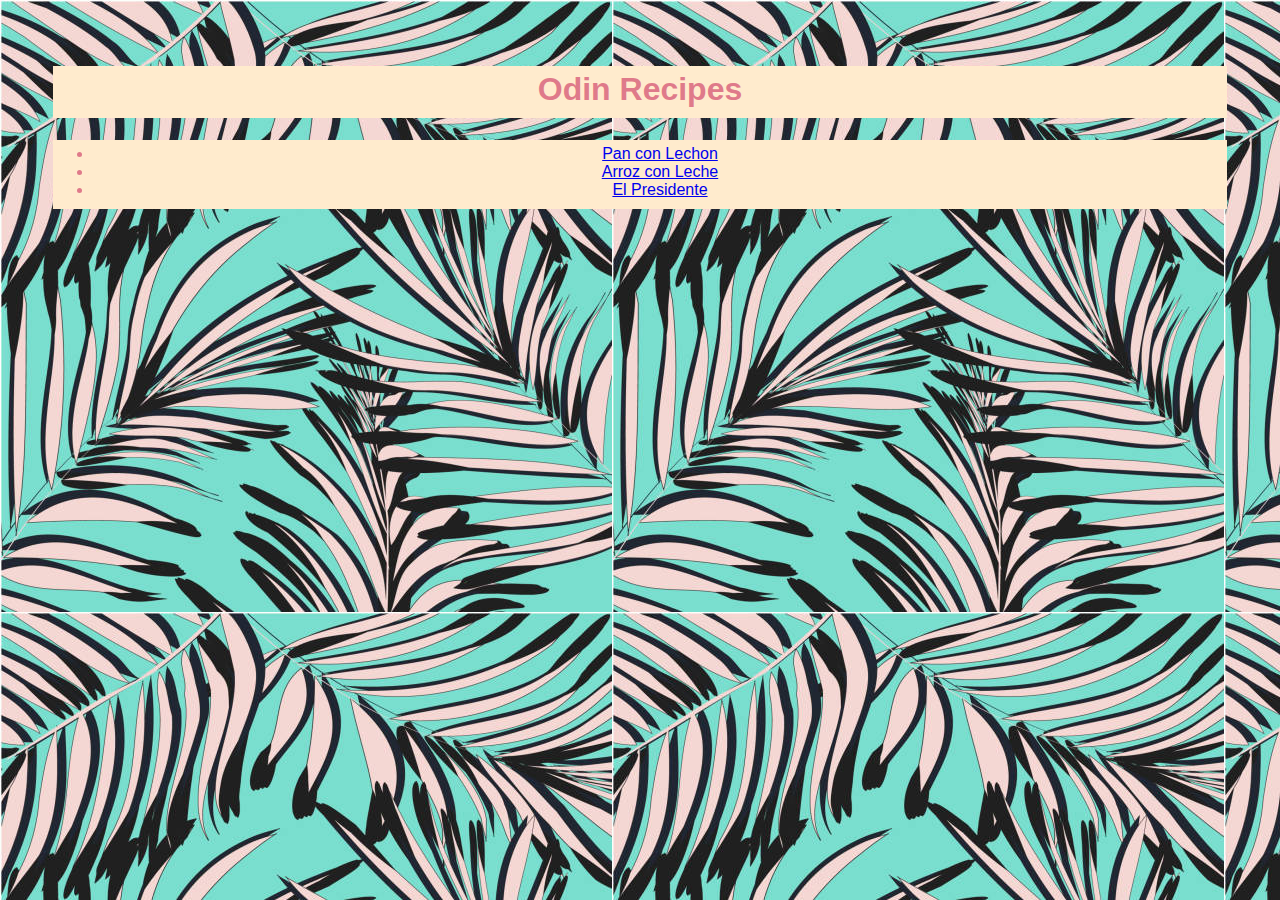
<file: index.html>
<!DOCTYPE html>
<html lang="en">
<head>
    <meta charset="UTF-8">
    <meta http-equiv="X-UA-Compatible" content="IE=edge">
    <meta name="viewport" content="width=device-width, initial-scale=1.0">
    <link rel="stylesheet" href="style.css">
    <title>Odin Recipes</title>
</head>
<body>
    <h1 class="text">Odin Recipes</h1>
    <ul class="text">
        <li><a href="recipes/lechon.html">Pan con Lechon</a></li>
        <li><a href="recipes/arroz.html">Arroz con Leche</a></li>
        <li><a href="recipes/presidente.html">El Presidente</a></li>
    </ul>
</body>
</html>
</file>
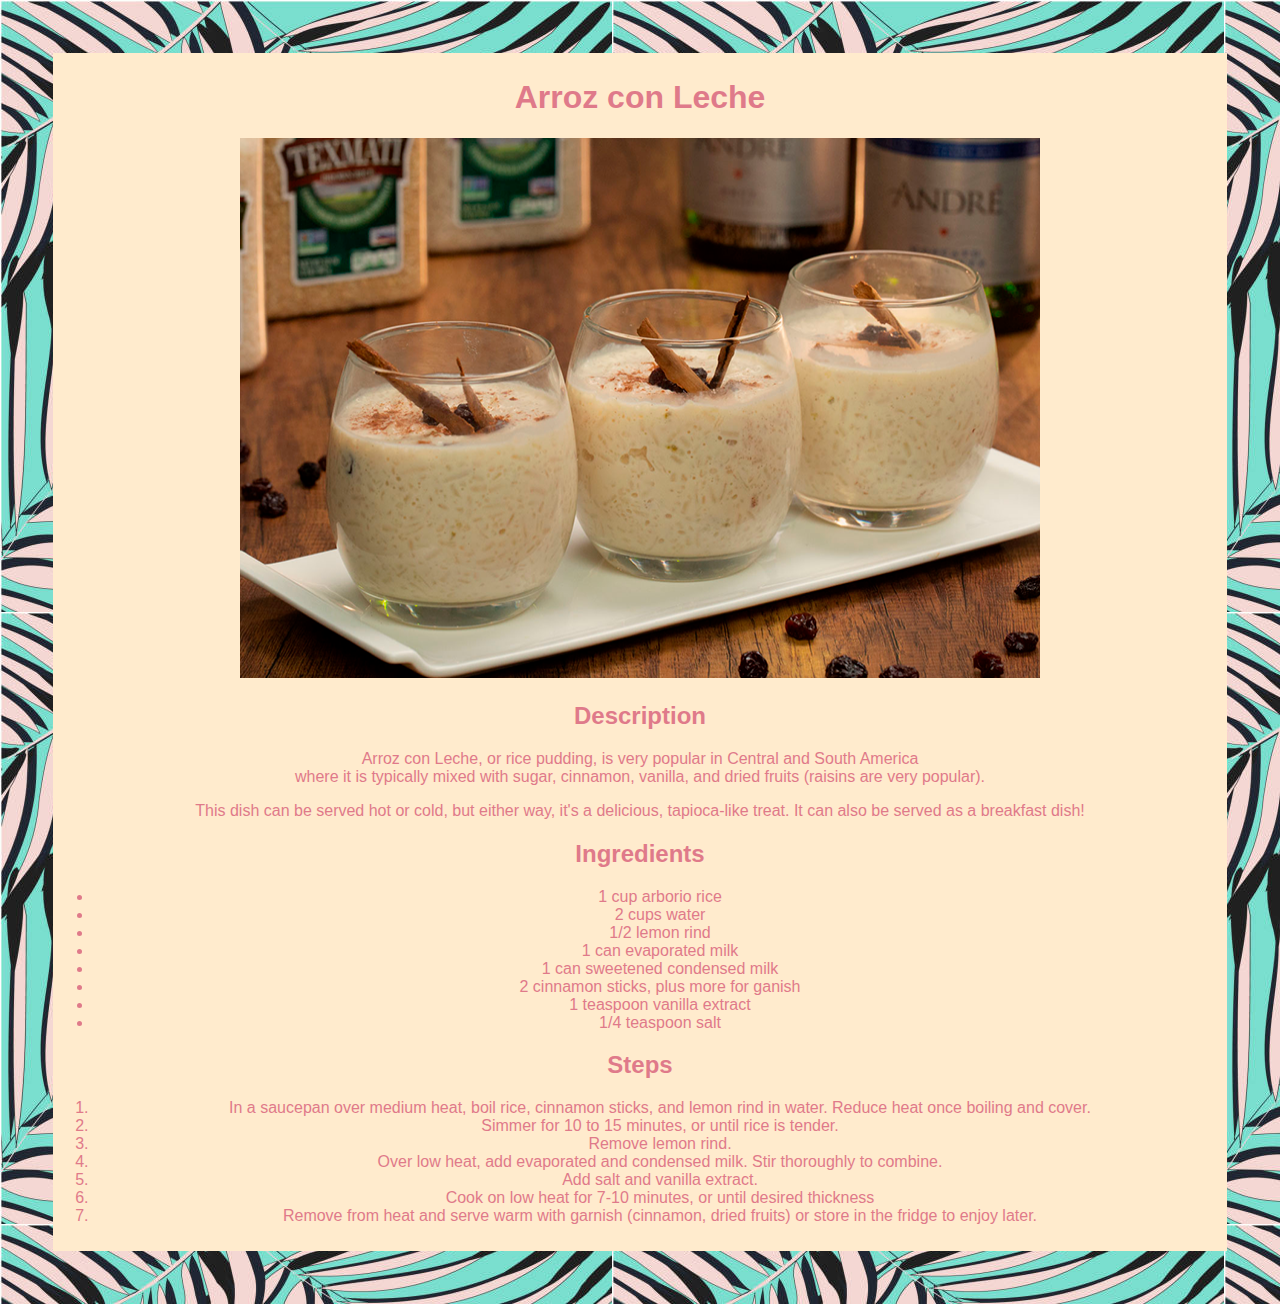
<file: recipes/arroz.html>
<!DOCTYPE html>
<html lang="en">
<head>
    <meta charset="UTF-8">
    <meta http-equiv="X-UA-Compatible" content="IE=edge">
    <meta name="viewport" content="width=device-width, initial-scale=1.0">
    <link rel="stylesheet" href="../style.css">
    <title>Arroz con Leche</title>
</head>
<body class="text">
    <h1>Arroz con Leche</h1>
    <img src="../img/arroz.png" alt="Arroz con Leche" width="800px" height="540px">
    <br>
    <h2>Description</h2>
    <p>Arroz con Leche, or rice pudding, is very popular in Central and South America <br>
        where it is typically mixed with sugar, cinnamon, vanilla, and dried fruits (raisins are very popular).</p>

    <p>This dish can be served hot or cold, but either way, it's a delicious, tapioca-like treat. It can also be served as a breakfast dish!</p>

    <h2>Ingredients</h2>
    <p>
        <ul>
            <li>1 cup arborio rice</li>
            <li>2 cups water</li>
            <li>1/2 lemon rind</li>
            <li>1 can evaporated milk</li>
            <li>1 can sweetened condensed milk</li>
            <li>2 cinnamon sticks, plus more for ganish</li>
            <li>1 teaspoon vanilla extract</li>
            <li>1/4 teaspoon salt</li>
        </ul>
    </p>
    <h2>Steps</h2>
        <ol>
            <li>In a saucepan over medium heat, boil rice, cinnamon sticks, and lemon rind in water. Reduce heat once boiling and cover.</li>
            <li>Simmer for 10 to 15 minutes, or until rice is tender.</li>
            <li>Remove lemon rind.</li>
            <li>Over low heat, add evaporated and condensed milk. Stir thoroughly to combine.</li>
            <li>Add salt and vanilla extract.</li>
            <li>Cook on low heat for 7-10 minutes, or until desired thickness</li>
            <li>Remove from heat and serve warm with garnish (cinnamon, dried fruits) or store in the fridge to enjoy later.</li>
        </ol>
</body>
</html>
</file>
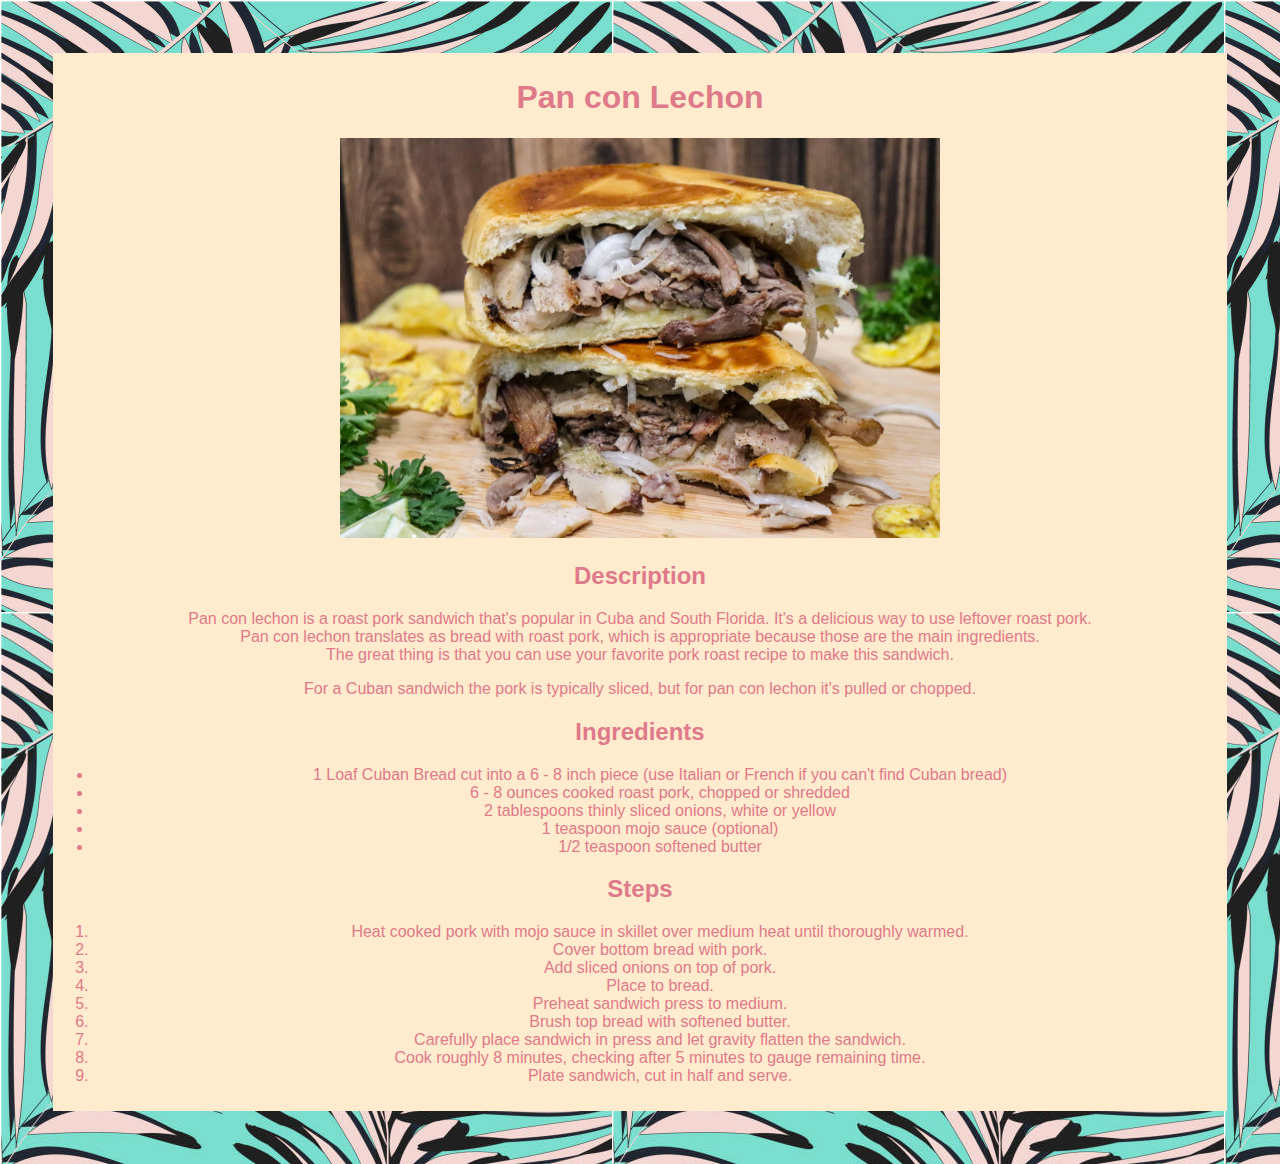
<file: recipes/lechon.html>
<!DOCTYPE html>
<html lang="en">
<head>
    <meta charset="UTF-8">
    <meta http-equiv="X-UA-Compatible" content="IE=edge">
    <meta name="viewport" content="width=device-width, initial-scale=1.0">
    <link rel="stylesheet" href="../style.css">
    <title>Pan con Lechon</title>
</head>
<body class="text">
    <h1>Pan con Lechon</h1>
    <img src="../img/lechon.png" alt="Pan con Lechon" width="600px" height="400px">
    <br>
    <h2>Description</h2>
    <p>Pan con lechon is a roast pork sandwich that's popular in Cuba and South Florida. It's a delicious way to use leftover roast pork. <br>
        Pan con lechon translates as bread with roast pork, which is appropriate because those are the main ingredients. <br>
        The great thing is that you can use your favorite pork roast recipe to make this sandwich.</p>

    <P>For a Cuban sandwich the pork is typically sliced, but for pan con lechon it's pulled or chopped.</p>

    <h2>Ingredients</h2>
    <p>
        <ul>
            <li>1 Loaf Cuban Bread cut into a 6 - 8 inch piece (use Italian or French if you can't find Cuban bread)</li>
            <li>6 - 8 ounces cooked roast pork, chopped or shredded</li>
            <li>2 tablespoons thinly sliced onions, white or yellow</li>
            <li>1 teaspoon mojo sauce (optional)</li>
            <li>1/2 teaspoon softened butter</li>
        </ul>
    </p>
    <h2>Steps</h2>
        <ol>
            <li>Heat cooked pork with mojo sauce in skillet over medium heat until thoroughly warmed.</li>
            <li>Cover bottom bread with pork.</li>
            <li>Add sliced onions on top of pork.</li>
            <li>Place to bread.</li>
            <li>Preheat sandwich press to medium.</li>
            <li>Brush top bread with softened butter.</li>
            <li>Carefully place sandwich in press and let gravity flatten the sandwich.</li>
            <li>Cook roughly 8 minutes, checking after 5 minutes to gauge remaining time.</li>
            <li>Plate sandwich, cut in half and serve.</li>
        </ol>
</body>
</html>
</file>
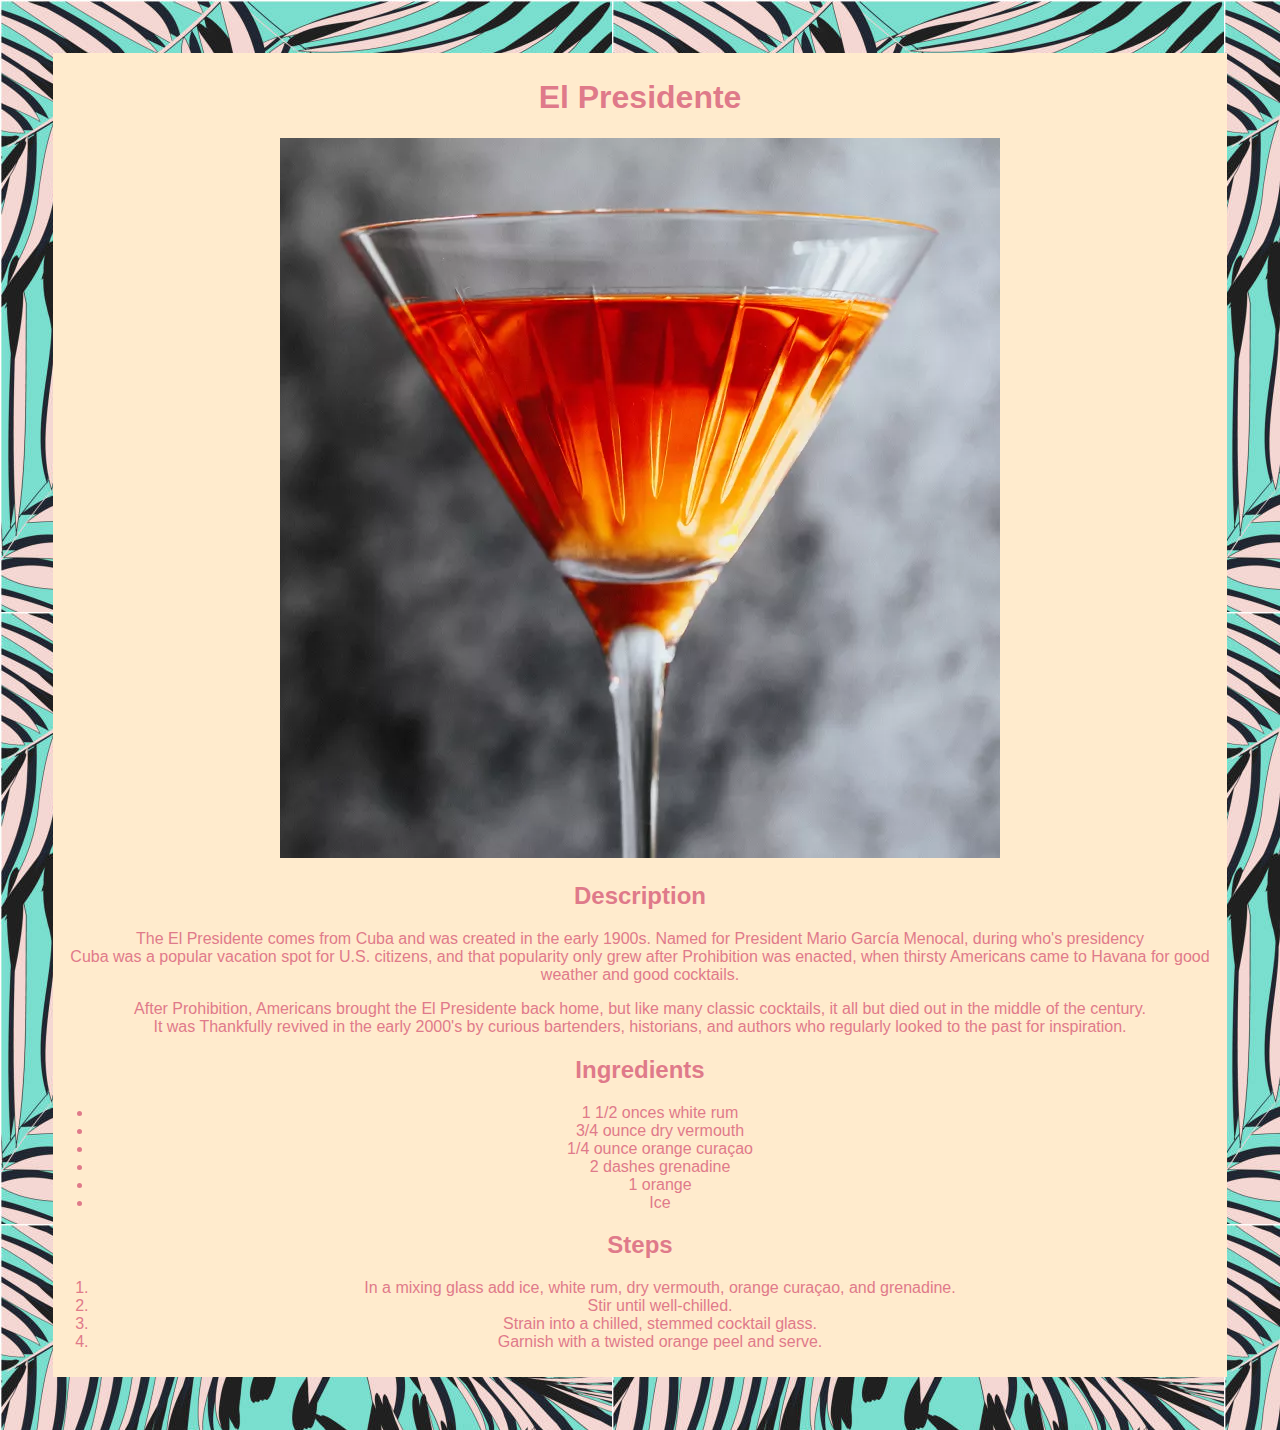
<file: recipes/presidente.html>
<!DOCTYPE html>
<html lang="en">
<head>
    <meta charset="UTF-8">
    <meta http-equiv="X-UA-Compatible" content="IE=edge">
    <meta name="viewport" content="width=device-width, initial-scale=1.0">
    <link rel="stylesheet" href="../style.css">
    <title>El Presidente</title>
</head>
<body class="text">
    <h1>El Presidente</h1>
    <img src="../img/presidente.png" alt="El Presidente Cocktail" width="720" height="720">
    <br>
    <h2>Description</h2>
    <p> The El Presidente comes from Cuba and was created in the early 1900s. Named for President Mario García Menocal, during who's presidency <br> 
        Cuba was a popular vacation spot for U.S. citizens, and that popularity only grew after Prohibition was enacted, when thirsty Americans came to Havana for good weather and good cocktails.</p>

    <P>After Prohibition, Americans brought the El Presidente back home, but like many classic cocktails, it all but died out in the middle of the century. <br>
        It was Thankfully revived in the early 2000's by curious bartenders, historians, and authors who regularly looked to the past for inspiration. </p>

    <h2>Ingredients</h2>
    <p>
        <ul>
            <li>1 1/2 onces white rum</li>
            <li>3/4 ounce dry vermouth</li>
            <li>1/4 ounce orange curaçao</li>
            <li>2 dashes grenadine</li>
            <li>1 orange</li>
            <li>Ice</li>
        </ul>
    </p>
    <h2>Steps</h2>
        <ol>
            <li>In a mixing glass add ice, white rum, dry vermouth, orange curaçao, and grenadine.</li>
            <li>Stir until well-chilled.</li>
            <li>Strain into a chilled, stemmed cocktail glass.</li>
            <li>Garnish with a twisted orange peel and serve.</li>
        </ol>
</body>
</html>
</file>
<file: style.css>
html {
    margin: 0;
    font-family: 'Lucida Sans', 'Lucida Sans Regular', 'Lucida Grande', 'Lucida Sans Unicode', Geneva, Verdana, sans-serif;
    background-image: url(img/pattern.jpg);
    color: #df7a8a;
    padding: 45px;
}

.text {
    background-color: blanchedalmond;
    text-align: center;
    padding-top:5px;
    padding-bottom:10px;
    }
</file>
